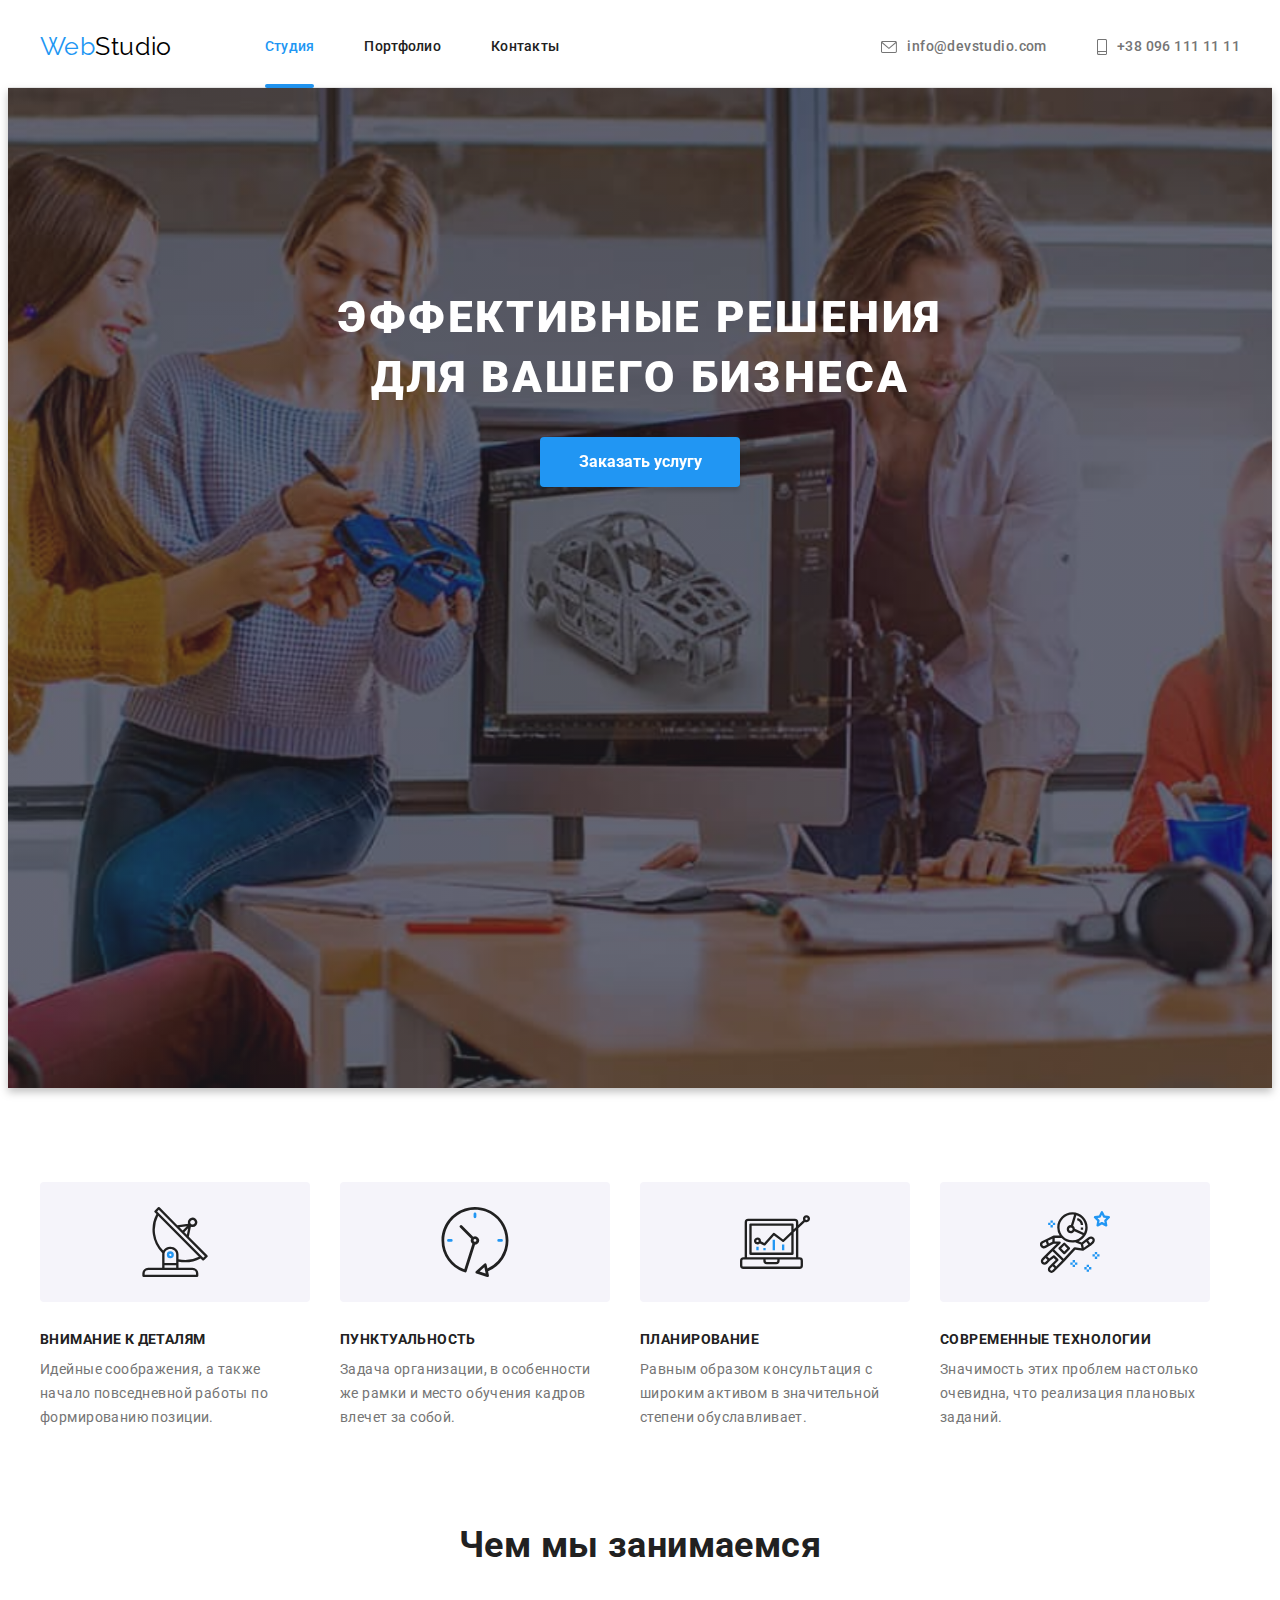
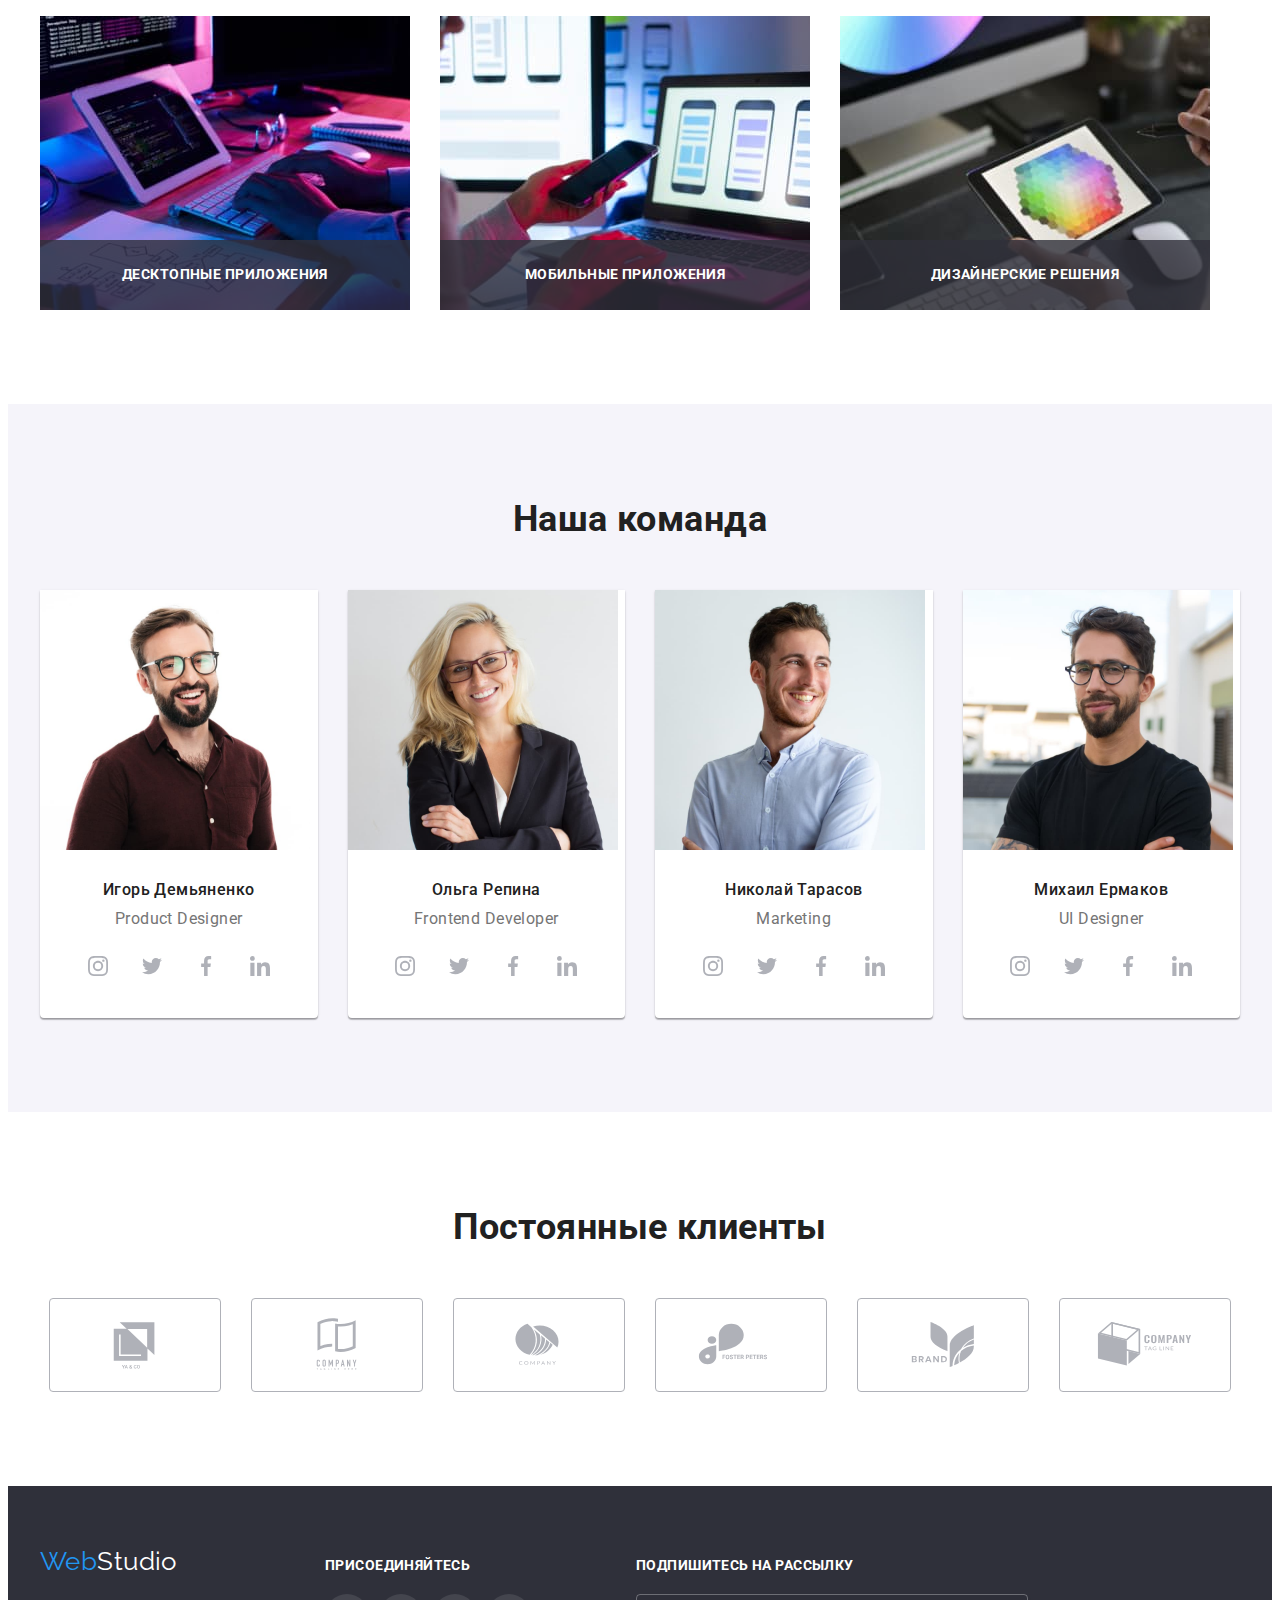
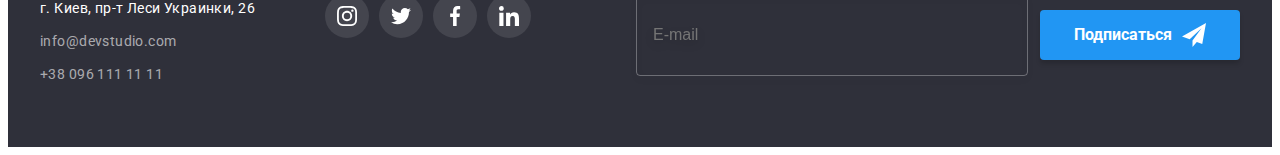
<file: index.html>
<!DOCTYPE html>
<html lang="ru">
  <head>
    <meta charset="UTF-8" />
    <meta http-equiv="X-UA-Compatible" content="IE=edge" />
    <meta name="viewport" content="width=device-width, initial-scale=1.0" />
    <title>WebStudio</title>
    <link rel="preconnect" href="https://fonts.googleapis.com" />
    <link rel="preconnect" href="https://fonts.gstatic.com" crossorigin />
    <link
      href="https://fonts.googleapis.com/css2?family=Raleway:wght@700&family=Roboto:wght@400;500;700;900&display=swap"
      rel="stylesheet"
    />
    <link
      rel="stylesheet"
      href="https://cdnjs.cloudflare.com/ajax/libs/modern-normalize/1.1.0/modern-normalize.min.css"
      integrity="sha512-wpPYUAdjBVSE4KJnH1VR1HeZfpl1ub8YT/NKx4PuQ5NmX2tKuGu6U/JRp5y+Y8XG2tV+wKQpNHVUX03MfMFn9Q=="
      crossorigin="anonymous"
      referrerpolicy="no-referrer"
    />
    <link rel="stylesheet" href="./css/main.min.css" />
  </head>
  <body>
    <!-- Шапка -->
    <header class="header">
      <div class="container header__container">
        <nav class="navigation">
          <a href="./index.html" class="header-logo link"><span class="logo-part">Web</span>Studio</a>
          <ul class="navigation__list list">
            <li>
              <a href="./index.html" class="navigation__link link navigation__link--current">Студия</a>
            </li>
            <li><a href="./portfolio.html" class="navigation__link link">Портфолио</a></li>
            <li><a href="" class="navigation__link link">Контакты</a></li>
          </ul>
        </nav>
        <ul class="header-contscts list">
          <li>
            <a href="mailto:info@devstudio.com" class="header-contscts__link link">
              <svg class="header-contscts__icon" width="16" height="12">
                <use href="./images/icons.svg#icon-envelope"></use></svg
              >info@devstudio.com</a
            >
          </li>
          <li>
            <a href="tel:+380961111111" class="header-contscts__link link"
              ><svg class="header-contscts__icon" width="10" height="16">
                <use href="./images/icons.svg#icon-smartphone"></use></svg
              >+38 096 111 11 11</a
            >
          </li>
        </ul>
      </div>
    </header>
    <main>
      <!-- Герой -->
      <section class="hero">
        <div class="container">
          <h1 class="hero__title">Эффективные решения для вашего бизнеса</h1>
          <button type="button" class="button-primary" data-modal-open>Заказать услугу</button>
        </div>
      </section>
      <!-- Преимущества -->
      <section class="section">
      <div class="container">
        <h2 class="visually-hidden">Преимущества</h2>
        <ul class="feature-list list">
          <li class="feature-list__item">
            <div class="feature-list__box">
              <svg width="70" height="70">
                <use href="./images/icons.svg#icon-antenna"></use>
              </svg>
            </div>
            <h3 class="feature-list__title">Внимание к деталям</h3>
            <p class="feature-list__text">Идейные соображения, а также начало повседневной работы по формированию позиции.</p>
          </li>
          <li class="feature-list__item">
            <div class="feature-list__box">
              <svg width="70" height="70">
                <use href="./images/icons.svg#icon-clock"></use>
              </svg>
            </div>
            <h3 class="feature-list__title">Пунктуальность</h3>
            <p class="feature-list__text">
              Задача организации, в особенности же рамки и место обучения кадров влечет за собой.
            </p>
          </li>
          <li class="feature-list__item">
            <div class="feature-list__box">
              <svg width="70" height="70">
                <use href="./images/icons.svg#icon-diagram"></use>
              </svg>
            </div>
            <h3 class="feature-list__title">Планирование</h3>
            <p class="feature-list__text">
              Равным образом консультация с широким активом в значительной степени обуславливает.
            </p>
          </li>
          <li class="feature-list__item">
            <div class="feature-list__box">
              <svg width="70" height="70">
                <use href="./images/icons.svg#icon-astronaut"></use>
              </svg>
            </div>
            <h3 class="feature-list__title">Современные технологии</h3>
            <p class="feature-list__text">Значимость этих проблем настолько очевидна, что реализация плановых заданий.</p>
          </li>
        </ul>
      </div>
    </section>
      <!-- Чем мы занимаемся -->
      <section class="section work">
        <div class="container">
          <h2 class="section-title">Чем мы занимаемся</h2>
          <ul class="work__list list">
            <li>
              <div class="work__box">
                <img src="./images/img1.jpg" alt="вёрстка" width="370" />
                <p class="work__text">Десктопные приложения</p>
              </div>
            </li>
            <li>
              <div class="work__box">
                <img src="./images/img2.jpg" alt="дизайн" width="370" />
                <p class="work__text">Мобильные приложения</p>
              </div>
            </li>
            <li>
              <div class="work__box">
                <img src="./images/img3.jpg" alt="внешнее оформление" width="370" />
                <p class="work__text">Дизайнерские решения</p>
              </div>
            </li>
          </ul>
        </div>
      </section>
      <!-- Наша команда -->
      <section class="section team">
        <div class="container">
          <h2 class="section-title">Наша команда</h2>
          <ul class="team__list list">
            <li class="team__item">
              <img src="./images/photo1.jpg" alt="Игорь Демьяненко" width="270" />
              <div class="team__box">
                <h3 class="team__title">Игорь Демьяненко</h3>
                <p>Product Designer</p>
                <ul class="sn-list list">
                  <li>
                    <a href="#" class="sn-list__link"
                      ><svg class="sn-list__icon" width="20" height="20">
                        <use href="./images/icons.svg#icon-instagram"></use></svg
                    ></a>
                  </li>
                  <li>
                    <a href="#" class="sn-list__link"
                      ><svg class="sn-list__icon" width="20" height="20">
                        <use href="./images/icons.svg#icon-twitter"></use></svg
                    ></a>
                  </li>
                  <li>
                    <a href="#" class="sn-list__link"
                      ><svg class="sn-list__icon" width="20" height="20">
                        <use href="./images/icons.svg#icon-facebook"></use></svg
                    ></a>
                  </li>
                  <li>
                    <a href="#" class="sn-list__link"
                      ><svg class="sn-list__icon" width="20" height="20">
                        <use href="./images/icons.svg#icon-linkedin"></use></svg
                    ></a>
                  </li>
                </ul>
              </div>
            </li>
            <li class="team__item">
              <img src="./images/photo2.jpg" alt="Ольга Репина" width="270" />
              <div class="team__box">
                <h3 class="team__title">Ольга Репина</h3>
                <p>Frontend Developer</p>
                <ul class="sn-list list">
                  <li>
                    <a href="#" class="sn-list__link"
                      ><svg class="sn-list__icon" width="20" height="20">
                        <use href="./images/icons.svg#icon-instagram"></use></svg
                    ></a>
                  </li>
                  <li>
                    <a href="#" class="sn-list__link"
                      ><svg class="sn-list__icon" width="20" height="20">
                        <use href="./images/icons.svg#icon-twitter"></use></svg
                    ></a>
                  </li>
                  <li>
                    <a href="#" class="sn-list__link"
                      ><svg class="sn-list__icon" width="20" height="20">
                        <use href="./images/icons.svg#icon-facebook"></use></svg
                    ></a>
                  </li>
                  <li>
                    <a href="#" class="sn-list__link"
                      ><svg class="sn-list__icon" width="20" height="20">
                        <use href="./images/icons.svg#icon-linkedin"></use></svg
                    ></a>
                  </li>
                </ul>
              </div>
            </li>
            <li class="team__item">
              <img src="./images/photo3.jpg" alt="Николай Тарасов" width="270" />
              <div class="team__box">
                <h3 class="team__title">Николай Тарасов</h3>
                <p>Marketing</p>
                <ul class="sn-list list">
                  <li>
                    <a href="#" class="sn-list__link"
                      ><svg class="sn-list__icon" width="20" height="20">
                        <use href="./images/icons.svg#icon-instagram"></use></svg
                    ></a>
                  </li>
                  <li>
                    <a href="#" class="sn-list__link"
                      ><svg class="sn-list__icon" width="20" height="20">
                        <use href="./images/icons.svg#icon-twitter"></use></svg
                    ></a>
                  </li>
                  <li>
                    <a href="#" class="sn-list__link"
                      ><svg class="sn-list__icon" width="20" height="20">
                        <use href="./images/icons.svg#icon-facebook"></use></svg
                    ></a>
                  </li>
                  <li>
                    <a href="#" class="sn-list__link"
                      ><svg class="sn-list__icon" width="20" height="20">
                        <use href="./images/icons.svg#icon-linkedin"></use></svg
                    ></a>
                  </li>
                </ul>
              </div>
            </li>
            <li class="team__item">
              <img src="./images/photo4.jpg" alt="Михаил Ермаков" width="270" />
              <div class="team__box">
                <h3 class="team__title">Михаил Ермаков</h3>
                <p>UI Designer</p>
                <ul class="sn-list list">
                  <li>
                    <a href="#" class="sn-list__link"
                      ><svg class="sn-list__icon" width="20" height="20">
                        <use href="./images/icons.svg#icon-instagram"></use></svg
                    ></a>
                  </li>
                  <li>
                    <a href="#" class="sn-list__link"
                      ><svg class="sn-list__icon" width="20" height="20">
                        <use href="./images/icons.svg#icon-twitter"></use></svg
                    ></a>
                  </li>
                  <li>
                    <a href="#" class="sn-list__link"
                      ><svg class="sn-list__icon" width="20" height="20">
                        <use href="./images/icons.svg#icon-facebook"></use></svg
                    ></a>
                  </li>
                  <li>
                    <a href="#" class="sn-list__link"
                      ><svg class="sn-list__icon" width="20" height="20">
                        <use href="./images/icons.svg#icon-linkedin"></use></svg
                    ></a>
                  </li>
                </ul>
              </div>
            </li>
          </ul>
        </div>
      </section>
      <!-- Клиенты -->
      <section class="section">
        <div class="container">
          <h2 class="section-title">Постоянные клиенты</h2>
          <ul class="clients-list list">
            <li>
              <a href="#" class="clients-list__link"
                ><svg class="clients-list__icon" width="106" height="60">
                  <use href="./images/icons.svg#icon-client1"></use></svg
              ></a>
            </li>
            <li>
              <a href="#" class="clients-list__link"
                ><svg class="clients-list__icon" width="106" height="60">
                  <use href="./images/icons.svg#icon-client2"></use></svg
              ></a>
            </li>
            <li>
              <a href="#" class="clients-list__link"
                ><svg class="clients-list__icon" width="106" height="60">
                  <use href="./images/icons.svg#icon-client3"></use></svg
              ></a>
            </li>
            <li>
              <a href="#" class="clients-list__link"
                ><svg class="clients-list__icon" width="106" height="60">
                  <use href="./images/icons.svg#icon-client4"></use></svg
              ></a>
            </li>
            <li>
              <a href="#" class="clients-list__link"
                ><svg class="clients-list__icon" width="106" height="60">
                  <use href="./images/icons.svg#icon-client5"></use></svg
              ></a>
            </li>
            <li>
              <a href="#" class="clients-list__link"
                ><svg class="clients-list__icon" width="106" height="60">
                  <use href="./images/icons.svg#icon-client6"></use></svg
              ></a>
            </li>
          </ul>
        </div>
      </section>
    </main>
    <!-- Подвал -->
    <footer class="footer">
      <div class="container footer__box">
        <div>
          <a href="./index.html" class="footer-logo link"><span class="logo-part">Web</span>Studio</a>
          <address>
            <ul class="list">
              <li>
                <a
                  href="https://goo.gl/maps/SSPjzbEgwxRzzAgQ6"
                  target="_blank"
                  rel="noopener noreferrer nofollow"
                  class="footer__map link"
                  >г. Киев, пр-т Леси Украинки, 26</a
                >
              </li>
              <li>
                <a href="mailto:info@devstudio.com" class="footer__contacts link">info@devstudio.com</a>
              </li>
              <li>
                <a href="tel:+380961111111" class="footer__contacts link">+38 096 111 11 11</a>
              </li>
            </ul>
          </address>
        </div>

        <div class="join">
          <b class="join__title">Присоединяйтесь</b>
          <ul class="sn-list sn-list--dark list">
            <li>
              <a href="#" class="sn-list__link sn-list__link--dark"
                ><svg class="sn-list__icon" width="20" height="20">
                  <use href="./images/icons.svg#icon-instagram"></use></svg
              ></a>
            </li>
            <li>
              <a href="#" class="sn-list__link sn-list__link--dark"
                ><svg class="sn-list__icon" width="20" height="20">
                  <use href="./images/icons.svg#icon-twitter"></use></svg
              ></a>
            </li>
            <li>
              <a href="#" class="sn-list__link sn-list__link--dark"
                ><svg class="sn-list__icon" width="20" height="20">
                  <use href="./images/icons.svg#icon-facebook"></use></svg
              ></a>
            </li>
            <li>
              <a href="#" class="sn-list__link sn-list__link--dark"
                ><svg class="sn-list__icon" width="20" height="20">
                  <use href="./images/icons.svg#icon-linkedin"></use></svg
              ></a>
            </li>
          </ul>
        </div>

        <div class="subscribe">
          <b class="subscribe__title">Подпишитесь на рассылку</b>
          <form class="subscribe__form">
            <input
              type="email"
              class="subscribe__input"
              name="email"
              placeholder="E-mail"
              required
            />
            <button type="submit" class="button-submit button">
              <span>Подписаться</span>
              <svg class="subscribe__icon" width="24" height="24">
                <use href="./images/icons.svg#icon-send"></use>
              </svg>
            </button>
          </form>
        </div>
      </div>
    </footer>
    <div class="backdrop is-hidden" data-modal>
      <div class="modal">
        <p class="modal-title">Оставьте свои данные, мы вам перезвоним</p>
        <form>
          <label class="form-label">
            <span class="input-title">Имя</span>
            <span class="input-with-icon">
              <input type="text" class="modal-input" name="user-name" required />
              <svg class="input-icon" width="18" height="18">
                <use href="./images/icons.svg#icon-person"></use>
              </svg>
            </span>
          </label>
          <label class="form-label">
            <span class="input-title">Телефон</span>
            <span class="input-with-icon">
              <input type="tel" class="modal-input" name="user-phone" required />
              <svg class="input-icon" width="18" height="18">
                <use href="./images/icons.svg#icon-phone"></use>
              </svg>
            </span>
          </label>
          <label class="form-label">
            <span class="input-title">Почта</span>
            <span class="input-with-icon">
              <input type="email" class="modal-input" name="user-email" required />
              <svg class="input-icon" width="18" height="18">
                <use href="./images/icons.svg#icon-email"></use>
              </svg>
            </span>
          </label>
          <label class="form-comment-label">
            <span class="input-title">Комментарий</span>
            <textarea name="user-comment" class="comment" placeholder="Введите текст"></textarea>
          </label>
          <label class="form-check-label">
            <span class="check-box">
              <input
                type="checkbox"
                class="visually-hidden input-check"
                name="policy"
                value="true"
                required
              />
              <span class="check-wrap">
                <svg width="16" height="15" class="vector-icon">
                  <use href="./images/icons.svg#icon-vector"></use>
                </svg>
                <svg width="16" height="15" class="check-icon">
                  <use href="./images/icons.svg#icon-check"></use>
                </svg>
              </span>
              <span class="policy-text"
                >Соглашаюсь с рассылкой и принимаю
                <a href="#" class="policy-link">Условия договора</a>
              </span>
            </span>
          </label>
          <button type="submit" class="button-modal">Отправить</button>
        </form>
        <button type="button" class="modal-close" data-modal-close>
          <svg width="18" height="18">
            <use href="./images/icons.svg#icon-close"></use>
          </svg>
        </button>
      </div>
    </div>
    <script src="./js/modal.js"></script>
  </body>
</html>
</file>
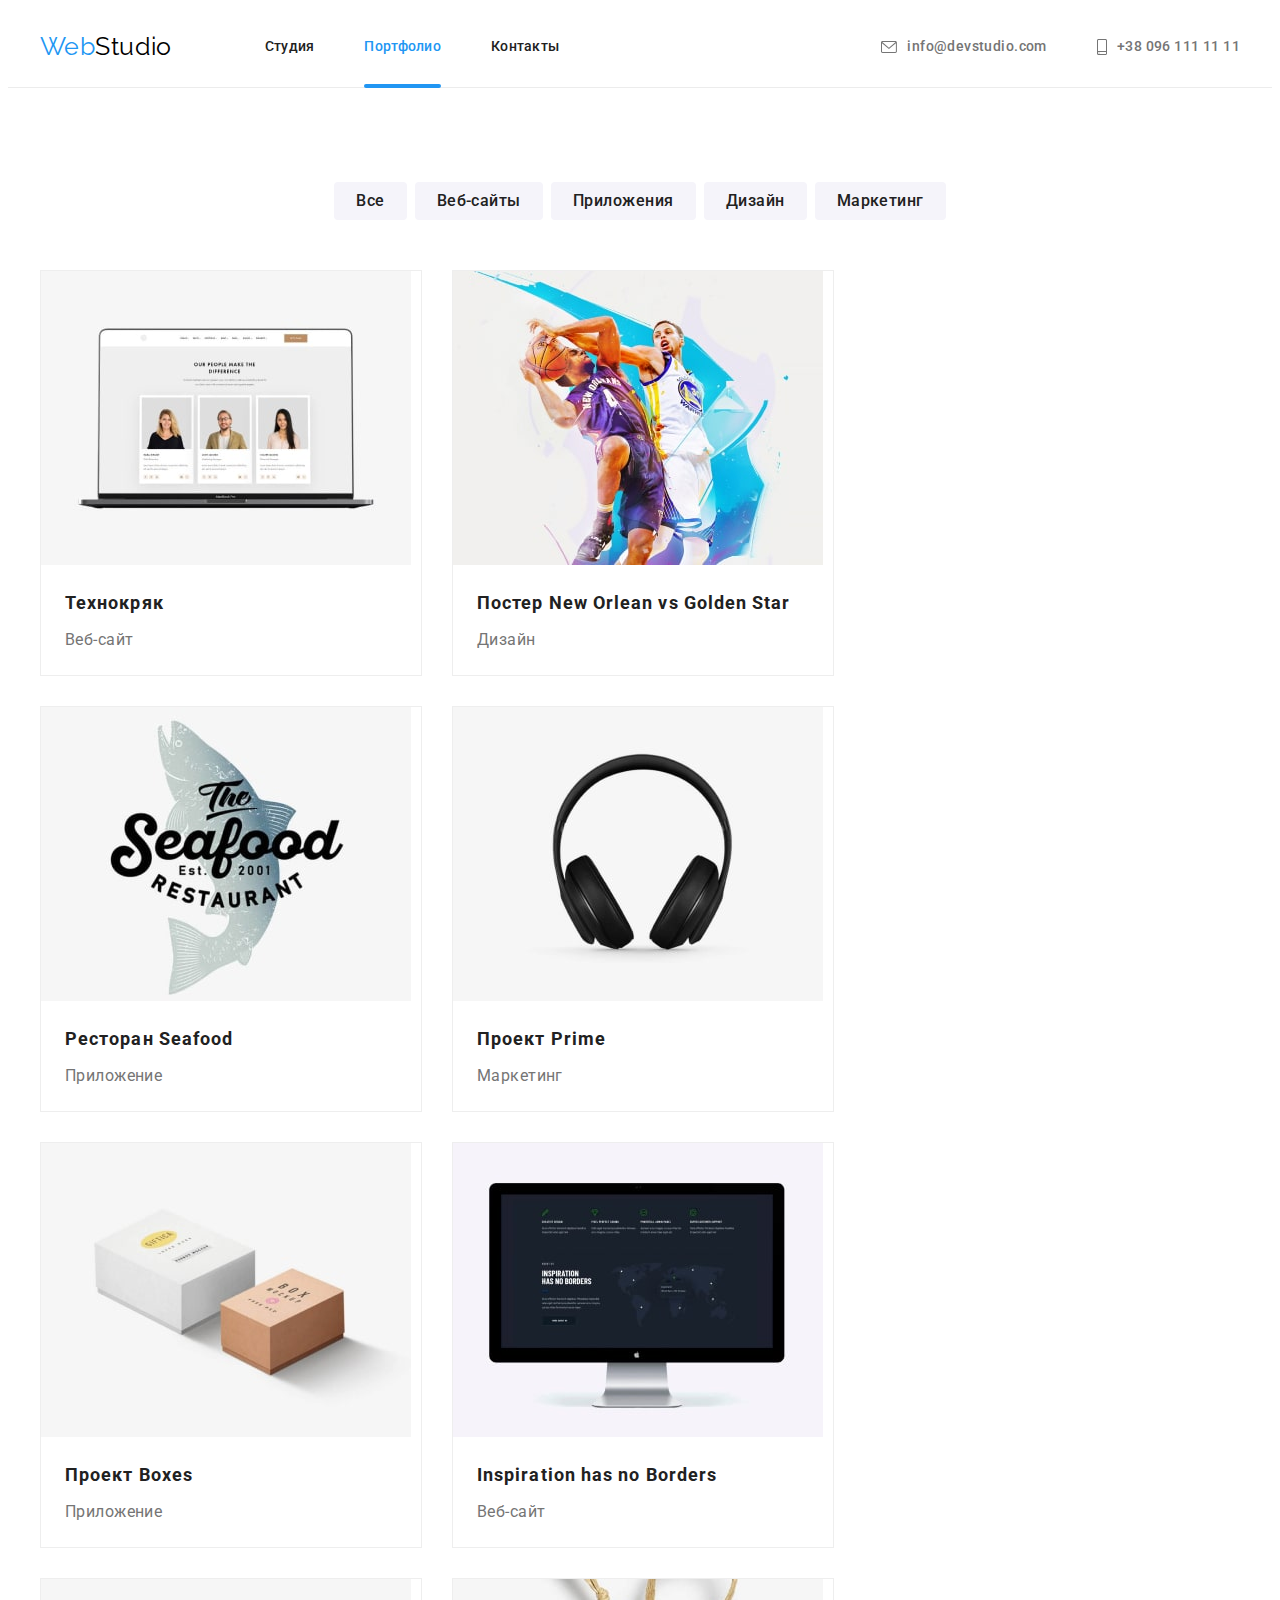
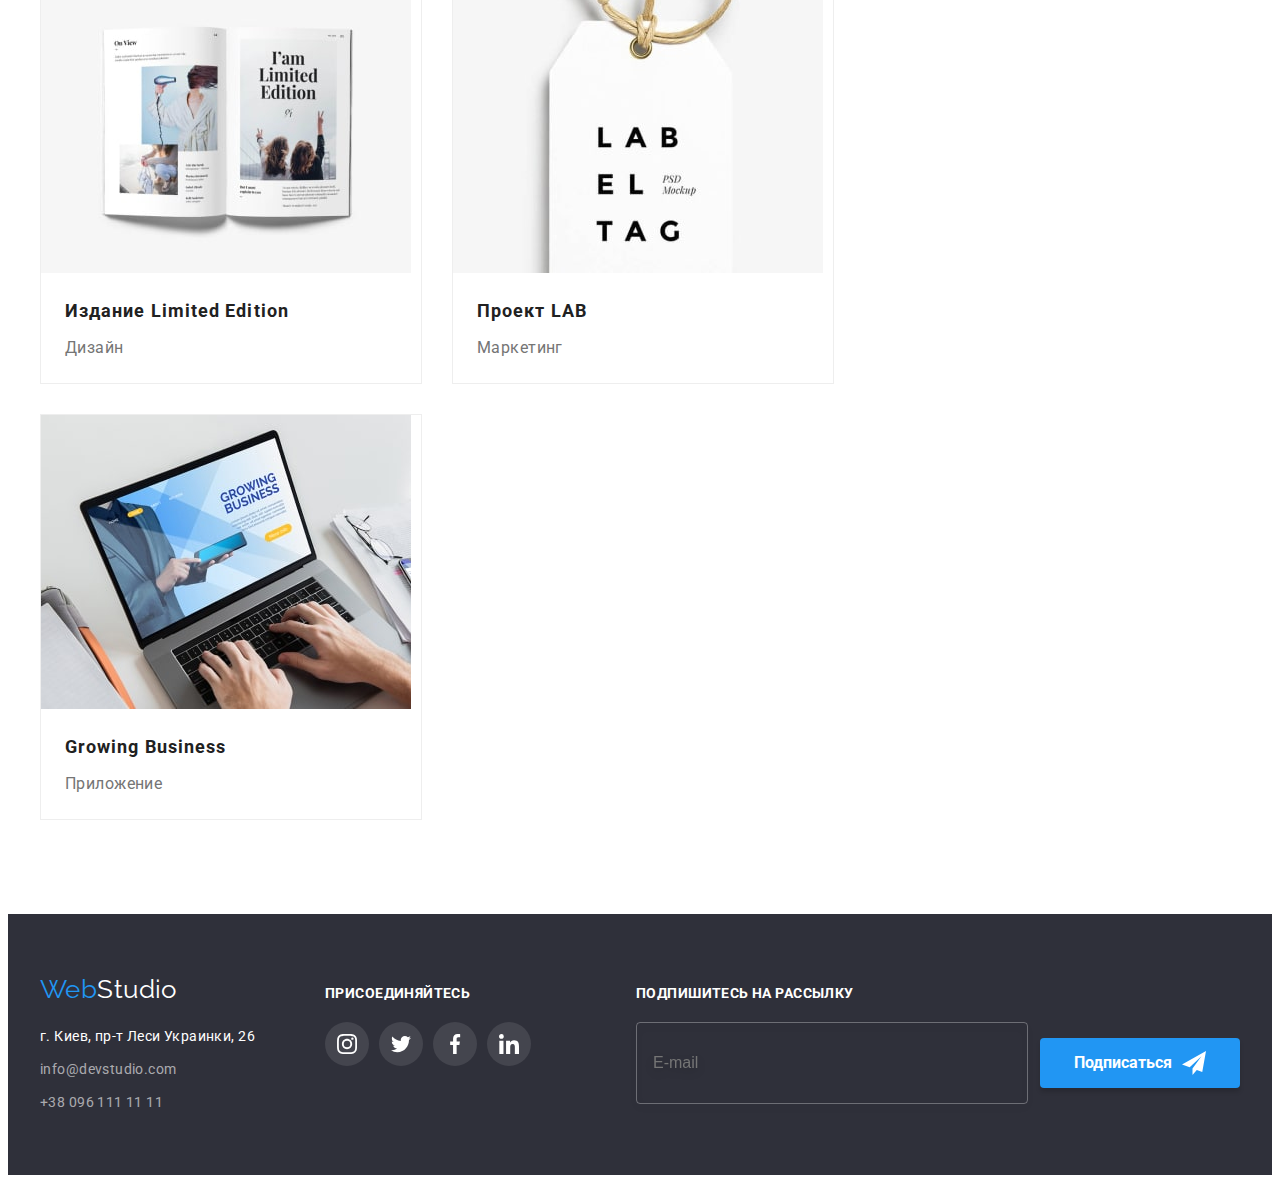
<file: portfolio.html>
<!DOCTYPE html>
<html lang="ru">
  <head>
    <meta charset="UTF-8" />
    <meta http-equiv="X-UA-Compatible" content="IE=edge" />
    <meta name="viewport" content="width=device-width, initial-scale=1.0" />
    <title>WebStudio</title>
    <link rel="preconnect" href="https://fonts.googleapis.com" />
    <link rel="preconnect" href="https://fonts.gstatic.com" crossorigin />
    <link
      href="https://fonts.googleapis.com/css2?family=Raleway:wght@700&family=Roboto:wght@400;500;700;900&display=swap"
      rel="stylesheet"
    />
    <link
      rel="stylesheet"
      href="https://cdnjs.cloudflare.com/ajax/libs/modern-normalize/1.1.0/modern-normalize.min.css"
      integrity="sha512-wpPYUAdjBVSE4KJnH1VR1HeZfpl1ub8YT/NKx4PuQ5NmX2tKuGu6U/JRp5y+Y8XG2tV+wKQpNHVUX03MfMFn9Q=="
      crossorigin="anonymous"
      referrerpolicy="no-referrer"
    />
    <link rel="stylesheet" href="./css/main.min.css">
  </head>
  <body>
    <!-- Шапка -->
    <header class="header">
      <div class="container header__container">
        <nav class="navigation">
          <a href="./index.html" class="header-logo link"><span class="logo-part">Web</span>Studio</a>
          <ul class="navigation__list list">
            <li>
              <a href="./index.html" class="navigation__link link">Студия</a>
            </li>
            <li><a href="./portfolio.html" class="navigation__link link navigation__link--current">Портфолио</a></li>
            <li><a href="" class="navigation__link link">Контакты</a></li>
          </ul>
        </nav>
        <ul class="header-contscts list">
          <li>
            <a href="mailto:info@devstudio.com" class="header-contscts__link link">
              <svg class="header-contscts__icon" width="16" height="12">
                <use href="./images/icons.svg#icon-envelope"></use></svg
              >info@devstudio.com</a
            >
          </li>
          <li>
            <a href="tel:+380961111111" class="header-contscts__link link"
              ><svg class="header-contscts__icon" width="10" height="16">
                <use href="./images/icons.svg#icon-smartphone"></use></svg
              >+38 096 111 11 11</a
            >
          </li>
        </ul>
      </div>
    </header>
    <main>
      <!-- Примеры работ -->
      <section class="section">
        <div class="container">
          <h1 class="visually-hidden">Наши проекты</h1>
          <ul class="buttons-list list">
            <li><button type="button" class="button-secondary">Все</button></li>
            <li><button type="button" class="button-secondary">Веб-сайты</button></li>
            <li><button type="button" class="button-secondary">Приложения</button></li>
            <li><button type="button" class="button-secondary">Дизайн</button></li>
            <li><button type="button" class="button-secondary">Маркетинг</button></li>
          </ul>
          <ul class="card-set list">
            <li class="card-set__item">
              <a href="#" class="card-set__link link">
                <div class="card-set__top-wrap">
                  <img src="./images/example1.jpg" alt="Технокряк" width="370" />
                  <p class="card-set__overlay">
                    Ресурс предлагает комплексные предложения с разным уровнем функционала и
                    сервисов. Все это позволит посетителю получить исчерпывающие сведения<br />
                    о компании или частном лице.
                  </p>
                </div>
                <div class="card-set__wrap">
                  <h2 class="card-set__title">Технокряк</h2>
                  <p class="card-set__text">Веб-сайт</p>
                </div>
              </a>
            </li>
            <li class="card-set__item">
              <a href="#" class="card-set__link link">
                <div class="card-set__top-wrap">
                  <img
                    src="./images/example2.jpg"
                    alt="Постер New Orlean vs Golden Star"
                    width="370"
                  />
                  <p class="card-set__overlay">
                    Ресурс предлагает комплексные предложения с разным уровнем функционала и
                    сервисов. Все это позволит посетителю получить исчерпывающие сведения<br />
                    о компании или частном лице.
                  </p>
                </div>
                <div class="card-set__wrap">
                  <h2 class="card-set__title">Постер New Orlean vs Golden Star</h2>
                  <p class="card-set__text">Дизайн</p>
                </div>
              </a>
            </li>
            <li class="card-set__item">
              <a href="#" class="card-set__link link">
                <div class="card-set__top-wrap">
                  <img src="./images/example3.jpg" alt="Ресторан Seafood" width="370" />
                  <p class="card-set__overlay">
                    Ресурс предлагает комплексные предложения с разным уровнем функционала и
                    сервисов. Все это позволит посетителю получить исчерпывающие сведения<br />
                    о компании или частном лице.
                  </p>
                </div>
                <div class="card-set__wrap">
                  <h2 class="card-set__title">Ресторан Seafood</h2>
                  <p class="card-set__text">Приложение</p>
                </div>
              </a>
            </li>
            <li class="card-set__item">
              <a href="#" class="card-set__link link">
                <div class="card-set__top-wrap">
                  <img src="./images/example4.jpg" alt="Проект Prime" width="370" />
                  <p class="card-set__overlay">
                    Ресурс предлагает комплексные предложения с разным уровнем функционала и
                    сервисов. Все это позволит посетителю получить исчерпывающие сведения<br />
                    о компании или частном лице.
                  </p>
                </div>
                <div class="card-set__wrap">
                  <h2 class="card-set__title">Проект Prime</h2>
                  <p class="card-set__text">Маркетинг</p>
                </div>
              </a>
            </li>
            <li class="card-set__item">
              <a href="#" class="card-set__link link">
                <div class="card-set__top-wrap">
                  <img src="./images/example5.jpg" alt="Проект Boxes" width="370" />
                  <p class="card-set__overlay">
                    Ресурс предлагает комплексные предложения с разным уровнем функционала и
                    сервисов. Все это позволит посетителю получить исчерпывающие сведения<br />
                    о компании или частном лице.
                  </p>
                </div>
                <div class="card-set__wrap">
                  <h2 class="card-set__title">Проект Boxes</h2>
                  <p class="card-set__text">Приложение</p>
                </div>
              </a>
            </li>
            <li class="card-set__item">
              <a href="#" class="card-set__link link">
                <div class="card-set__top-wrap">
                  <img src="./images/example6.jpg" alt="Inspiration has no Borders" width="370" />
                  <p class="card-set__overlay">
                    Ресурс предлагает комплексные предложения с разным уровнем функционала и
                    сервисов. Все это позволит посетителю получить исчерпывающие сведения<br />
                    о компании или частном лице.
                  </p>
                </div>
                <div class="card-set__wrap">
                  <h2 class="card-set__title">Inspiration has no Borders</h2>
                  <p class="card-set__text">Веб-сайт</p>
                </div>
              </a>
            </li>
            <li class="card-set__item">
              <a href="#" class="card-set__link link">
                <div class="card-set__top-wrap">
                  <img src="./images/example7.jpg" alt="Издание Limited Edition" width="370" />
                  <p class="card-set__overlay">
                    Ресурс предлагает комплексные предложения с разным уровнем функционала и
                    сервисов. Все это позволит посетителю получить исчерпывающие сведения<br />
                    о компании или частном лице.
                  </p>
                </div>
                <div class="card-set__wrap">
                  <h2 class="card-set__title">Издание Limited Edition</h2>
                  <p class="card-set__text">Дизайн</p>
                </div>
              </a>
            </li>
            <li class="card-set__item">
              <a href="#" class="card-set__link link">
                <div class="card-set__top-wrap">
                  <img src="./images/example8.jpg" alt="Проект LAB" width="370" />
                  <p class="card-set__overlay">
                    Ресурс предлагает комплексные предложения с разным уровнем функционала и
                    сервисов. Все это позволит посетителю получить исчерпывающие сведения<br />
                    о компании или частном лице.
                  </p>
                </div>
                <div class="card-set__wrap">
                  <h2 class="card-set__title">Проект LAB</h2>
                  <p class="card-set__text">Маркетинг</p>
                </div>
              </a>
            </li>
            <li class="card-set__item">
              <a href="#" class="card-set__link link">
                <div class="card-set__top-wrap">
                  <img src="./images/example9.jpg" alt="Growing Business" width="370" />
                  <p class="card-set__overlay">
                    Ресурс предлагает комплексные предложения с разным уровнем функционала и
                    сервисов. Все это позволит посетителю получить исчерпывающие сведения<br />
                    о компании или частном лице.
                  </p>
                </div>
                <div class="card-set__wrap">
                  <h2 class="card-set__title">Growing Business</h2>
                  <p class="card-set__text">Приложение</p>
                </div>
              </a>
            </li>
          </ul>
        </div>
      </section>
    </main>
    <!-- Подвал -->
    <footer class="footer">
      <div class="container footer__box">
        <div>
          <a href="./index.html" class="footer-logo link"><span class="logo-part">Web</span>Studio</a>
          <address>
            <ul class="list">
              <li>
                <a
                  href="https://goo.gl/maps/SSPjzbEgwxRzzAgQ6"
                  target="_blank"
                  rel="noopener noreferrer nofollow"
                  class="footer__map link"
                  >г. Киев, пр-т Леси Украинки, 26</a
                >
              </li>
              <li>
                <a href="mailto:info@devstudio.com" class="footer__contacts link">info@devstudio.com</a>
              </li>
              <li>
                <a href="tel:+380961111111" class="footer__contacts link">+38 096 111 11 11</a>
              </li>
            </ul>
          </address>
        </div>

        <div class="join">
          <b class="join__title">Присоединяйтесь</b>
          <ul class="sn-list sn-list--dark list">
            <li>
              <a href="#" class="sn-list__link sn-list__link--dark"
                ><svg class="sn-list__icon" width="20" height="20">
                  <use href="./images/icons.svg#icon-instagram"></use></svg
              ></a>
            </li>
            <li>
              <a href="#" class="sn-list__link sn-list__link--dark"
                ><svg class="sn-list__icon" width="20" height="20">
                  <use href="./images/icons.svg#icon-twitter"></use></svg
              ></a>
            </li>
            <li>
              <a href="#" class="sn-list__link sn-list__link--dark"
                ><svg class="sn-list__icon" width="20" height="20">
                  <use href="./images/icons.svg#icon-facebook"></use></svg
              ></a>
            </li>
            <li>
              <a href="#" class="sn-list__link sn-list__link--dark"
                ><svg class="sn-list__icon" width="20" height="20">
                  <use href="./images/icons.svg#icon-linkedin"></use></svg
              ></a>
            </li>
          </ul>
        </div>

        <div class="subscribe">
          <b class="subscribe__title">Подпишитесь на рассылку</b>
          <form class="subscribe__form">
            <input
              type="email"
              class="subscribe__input"
              name="email"
              placeholder="E-mail"
              required
            />
            <button type="submit" class="button-submit button">
              <span>Подписаться</span>
              <svg class="subscribe__icon" width="24" height="24">
                <use href="./images/icons.svg#icon-send"></use>
              </svg>
            </button>
          </form>
        </div>
      </div>
    </footer>
  </body>
</html>
</file>
<file: css/main.min.css>
:root{--primary-text-color: #757575;--title-text-color: #212121;--accent-color: #2196f3;--primary-white-color: #ffffff;--primary-black-color: #000000;--secondary-bg-color: #f5f4fa;--footer-bg-color: #2f303a;--main-btn-hover-color: #188ce8;--footer-contacts-color: rgba(255, 255, 255, 0.6);--examples-border-color: #eeeeee;--header-border-color: #ececec;--main-font-family: "Roboto", sans-serif;--secindary-font-family: "Raleway", sans-serif;--icon-color: #afb1b8;--duration: cubic-bezier(0.4, 0, 0.2, 1);--timing-function: 250ms}p,h1,h2,h3,h4,h5,h6{margin:0}ul{margin:0;padding-left:0}img{display:block;max-width:100%;height:auto}body{background-color:var(--primary-white-color);color:var(--primary-text-color);font-family:var(--main-font-family);font-size:14px;letter-spacing:.03em}.list{list-style:none}.link{text-decoration:none}.section{padding-top:94px;padding-bottom:94px}.section-title{color:var(--title-text-color);font-size:36px;line-height:1.17;text-align:center;margin-bottom:50px}.visually-hidden{position:absolute;white-space:nowrap;width:1px;height:1px;overflow:hidden;border:0;padding:0;clip:rect(0 0 0 0);-webkit-clip-path:inset(50%);clip-path:inset(50%);margin:-1px}.card-set__overlay,.subscribe__form,.clients-list__link,.sn-list__link,.work__text,.feature-list__box,.header-contscts__link,.header-contscts,.navigation__list,.header__container,.modal-close,.check-box{display:flex;align-items:center}.container{width:1200px;padding-left:15px;padding-right:15px;margin:0 auto}button{font-size:16px;font-family:inherit;border:none;border-radius:4px;cursor:pointer}.button-primary,.button-modal,.button-submit{display:inline-flex;align-items:center;justify-content:center;width:200px;height:50px;font-weight:700;line-height:1.88;letter-spacing:.06;background-color:var(--accent-color);color:var(--primary-white-color);box-shadow:0px 4px 4px rgba(0,0,0,.15);transition:background-color var(--duration) var(--timing-function)}.button-primary:hover,.button-modal:hover,.button-submit:hover,.button-primary:focus,.button-modal:focus,.button-submit:focus{background-color:var(--main-btn-hover-color)}.button-submit{gap:10px}.button-modal{display:flex;margin:0 auto}.button-secondary{font-weight:500;line-height:1.62;letter-spacing:.03em;background-color:var(--secondary-bg-color);color:var(--title-text-color);padding:6px 22px;transition:box-shadow var(--duration) var(--timing-function),background-color var(--duration) var(--timing-function),color var(--duration) var(--timing-function)}.button-secondary:hover,.button-secondary:focus{background-color:var(--accent-color);color:var(--primary-white-color);box-shadow:0px 3px 1px rgba(0,0,0,.1),0px 1px 2px rgba(0,0,0,.08),0px 2px 2px rgba(0,0,0,.12)}.backdrop{position:fixed;width:100%;height:100%;top:0;background-color:rgba(0,0,0,.2);transition:opacity var(--duration) var(--timing-function),visibility var(--duration) var(--timing-function),scale var(--duration) var(--timing-function)}.modal{position:absolute;width:528px;min-height:581px;top:50%;left:50%;padding:40px;transform:translate(-50%, -50%) scale(1) rotate(0);transition:transform var(--duration) var(--timing-function);background-color:var(--primary-white-color);box-shadow:0px 1px 3px rgba(0,0,0,.12),0px 1px 1px rgba(0,0,0,.14),0px 2px 1px rgba(0,0,0,.2);border-radius:4px}.modal-title{font-weight:700;font-size:20px;line-height:1.15;letter-spacing:.03em;text-align:center;color:var(--title-text-color);margin-bottom:12px}.form-label{display:block;margin-bottom:10px}.input-title{display:block;font-size:12px;line-height:1.17;letter-spacing:.01em;color:var(--primary-text-color);margin-bottom:4px}.input-with-icon{position:relative}.modal-input{padding-top:12px;padding-bottom:12px;padding-left:42px;width:100%;height:40px;border:1px solid rgba(33,33,33,.2);border-radius:4px;transition:border var(--duration) var(--timing-function)}.input-icon{position:absolute;top:50%;left:12px;transform:translateY(-50%);transition:fill var(--duration) var(--timing-function)}.modal-input:focus,.comment:focus,.comment:hover{border:1px solid var(--accent-color);outline:none}.modal-input:focus+.input-icon{fill:var(--accent-color)}.input-with-icon:hover .modal-input{border:1px solid var(--accent-color)}.input-with-icon:hover .input-icon{fill:var(--accent-color)}.form-comment-label{display:block;margin-bottom:20px}.comment{resize:none;width:100%;height:120px;padding:12px 16px;border:1px solid rgba(33,33,33,.2);border-radius:4px;font-weight:400;font-size:12px;line-height:1.17;letter-spacing:.01em;color:rgba(117,117,117,.5);transition:border var(--duration) var(--timing-function)}.form-check-label{display:block;margin-bottom:30px}.check-box{justify-content:center}.input-check~.check-icon{fill:rgba(0,0,0,0);background-color:rgba(0,0,0,0)}.check-wrap{position:relative;display:flex}.vector-icon{fill:var(--primary-black-color);margin-right:7px;transition:fill var(--duration) var(--timing-function)}.check-icon{position:absolute;top:0;left:0;fill:rgba(0,0,0,0);transition:fill var(--duration) var(--timing-function),background-color var(--duration) var(--timing-function),border-radius var(--duration) var(--timing-function)}.input-check:checked~.check-wrap .vector-icon{fill:rgba(0,0,0,0)}.input-check:focus~.check-wrap .vector-icon{fill:var(--accent-color)}.input-check:checked~.check-wrap .check-icon{fill:var(--primary-white-color);background-color:var(--accent-color);border-radius:2px}.policy-text{line-height:1.71}.policy-link{color:var(--accent-color);-webkit-text-decoration-line:underline;text-decoration-line:underline}.backdrop.is-hidden .modal{transform:translate(-50%, -50%) scale(0) rotate(0.5turn)}.modal-close{position:absolute;top:8px;right:8px;width:30px;height:30px;justify-content:center;background-color:rgba(0,0,0,0);fill:var(--primary-black-color);border:1px solid rgba(0,0,0,.1);border-radius:50%;transition:fill var(--duration) var(--timing-function)}.modal-close:hover{fill:var(--accent-color)}.is-hidden{opacity:0;visibility:hidden;pointer-events:none}.header{padding-top:24px;padding-bottom:25px;border-bottom:1px solid var(--header-border-color)}.navigation{display:flex}.header-logo{margin-right:93px;color:var(--primary-black-color);font-family:var(--secindary-font-family);font-size:25px;line-height:1.19}.logo-part{color:var(--accent-color)}.navigation__list{gap:50px}.navigation__link{padding-top:32px;padding-bottom:32px;color:var(--title-text-color);font-weight:500;font-size:14px;line-height:1.14;letter-spacing:.02em;transition:color var(--duration) var(--timing-function)}.navigation__link:hover,.navigation__link:focus{color:var(--accent-color)}.navigation__link--current{position:relative;color:var(--accent-color)}.navigation__link--current::after{position:absolute;bottom:-1.5px;left:0;content:"";width:100%;height:4px;background-color:var(--accent-color);border-radius:2px}.header-contscts{margin-left:auto;gap:50px}.header-contscts__link{justify-content:center;gap:10px;color:var(--primary-text-color);font-weight:500;font-size:14px;line-height:1.14;letter-spacing:.02;transition:color var(--duration) var(--timing-function)}.header-contscts__link:hover,.header-contscts__link:focus{color:var(--accent-color)}.header-contscts__icon{fill:var(--primary-text-color);transition:fill var(--duration) var(--timing-function)}.header-contscts__link:hover .header-contscts__icon{fill:var(--accent-color)}.hero{text-align:center;padding-top:200px;padding-bottom:200px;background-color:#c4c4c4;background-image:linear-gradient(to right, rgba(47, 48, 58, 0.4), rgba(47, 48, 58, 0.4)),url(../images/hero-bg-img.jpg);height:600px;max-width:1600px;margin:0 auto;filter:drop-shadow(0px 4px 4px rgba(0, 0, 0, 0.25));background-repeat:no-repeat;background-size:cover;background-position:center}.hero__title{color:var(--primary-white-color);font-weight:900;font-size:44px;line-height:1.36;letter-spacing:.06em;text-transform:uppercase;max-width:696px;margin:0 auto 30px}.feature-list{display:flex;gap:30px}.feature-list__item{max-width:270px}.feature-list__box{justify-content:center;width:270px;height:120px;margin-bottom:30px;background-color:var(--secondary-bg-color);border-radius:4px}.feature-list__title{color:var(--title-text-color);font-size:14px;line-height:1.14;text-transform:uppercase;margin-bottom:10px}.feature-list__text{line-height:1.71}.work{padding-top:0}.work__list{display:flex;-moz-column-gap:30px;column-gap:30px}.work__box{position:relative}.work__text{position:absolute;bottom:0;justify-content:center;width:100%;height:70px;background-color:rgba(47,48,58,.8);font-weight:700;line-height:1.14;text-transform:uppercase;color:var(--primary-white-color)}.team{background-color:var(--secondary-bg-color)}.team__list{display:flex;-moz-column-gap:30px;column-gap:30px}.team__item{width:calc((100% - 90px)/4);background-color:var(--primary-white-color);font-size:16px;line-height:1.19;text-align:center;box-shadow:0px 1px 3px rgba(0,0,0,.12),0px 1px 1px rgba(0,0,0,.14),0px 2px 1px rgba(0,0,0,.2);border-radius:0px 0px 4px 4px}.team__box{padding-top:30px;padding-bottom:30px}.team__title{color:var(--title-text-color);font-weight:500;font-size:16px;line-height:1.19;margin-bottom:10px}.sn-list{display:flex;-moz-column-gap:10px;column-gap:10px;margin-top:16px;justify-content:center}.sn-list__link{justify-content:center;width:44px;height:44px;border-radius:50%;background-color:var(--primary-white-color);color:var(--icon-color);transition:color var(--duration) var(--timing-function),background-color var(--duration) var(--timing-function)}.sn-list__link:hover,.sn-list__link:focus{background-color:var(--accent-color);color:var(--primary-white-color)}.sn-list__icon{fill:currentColor}.clients-list{display:flex;gap:30px;justify-content:center}.clients-list__link{justify-content:center;width:170px;height:92px;border:1px solid var(--icon-color);border-radius:4px;color:var(--icon-color);transition:color var(--duration) var(--timing-function),border-color var(--duration) var(--timing-function)}.clients-list__link:hover,.clients-list__link:focus{border-color:var(--accent-color);color:var(--accent-color)}.clients-list__icon{fill:currentColor}.footer{background-color:var(--footer-bg-color);padding-top:60px;padding-bottom:60px}.footer__box{display:flex;align-items:baseline}.footer__map,.footer__contacts{display:inline-block;font-style:normal;font-weight:400;font-size:14px;line-height:1.71}.footer__map{color:var(--primary-white-color);transition:color var(--duration) var(--timing-function)}.footer__contacts{margin-top:9px;color:var(--footer-contacts-color);transition:color var(--duration) var(--timing-function)}.footer__map:hover,.footer__map:focus,.footer__contacts:hover,.footer__contacts:focus{color:var(--accent-color)}.footer-logo{display:inline-block;color:var(--primary-white-color);font-family:var(--secindary-font-family);font-size:26px;line-height:1.19;margin-bottom:20px}.join{margin-left:70px}.join__title,.subscribe__title{display:block;line-height:1.14;text-transform:uppercase;color:var(--primary-white-color);margin-bottom:20px}.sn-list--dark{margin-top:0}.sn-list__link--dark{color:var(--primary-white-color);background-color:rgba(255,255,255,.1);transition:background-color var(--duration) var(--timing-function)}.sn-list__link--dark:hover,.sn-list__link--dark:focus{background-color:var(--accent-color)}.subscribe{margin-left:auto}.subscribe__form{align-content:flex-end}.subscribe__input{width:358px;height:50px;background-color:rgba(0,0,0,0);border:1px solid rgba(255,255,255,.3);border-radius:4px;margin-right:12px;padding:15px 16px;font-size:16px;line-height:1.25;color:rgba(255,255,255,.6);filter:drop-shadow(0px 4px 4px rgba(0, 0, 0, 0.15));transition:border var(--duration) var(--timing-function)}.subscribe__input:focus{border:1px solid var(--accent-color);outline:none}.subscribe__icon{fill:var(--primary-white-color)}.buttons-list{display:flex;margin-bottom:50px;justify-content:center;gap:8px}.card-set{display:flex;flex-wrap:wrap;gap:30px}.card-set__item{width:calc((100% - 60px)/3);border:1px solid var(--examples-border-color)}.card-set__link{display:block;transition:box-shadow var(--duration) var(--timing-function)}.card-set__link:hover,.card-set__link:focus{box-shadow:0px 1px 1px rgba(0,0,0,.12),0px 4px 4px rgba(0,0,0,.06),1px 4px 6px rgba(0,0,0,.16)}.card-set__top-wrap{position:relative;overflow:hidden}.card-set__overlay{position:absolute;top:0;left:0;width:100%;height:100%;padding:0 24px;background-color:rgba(33,150,243,.9);color:var(--primary-white-color);font-size:18px;line-height:1.56;transform:translateY(100%);transition:transform var(--duration) var(--timing-function)}.card-set__link:hover .card-set__overlay,.card-set__link:focus .card-set__overlay{transform:translateY(0)}.card-set__wrap{padding:20px 24px}.card-set__title{color:var(--title-text-color);font-size:18px;line-height:2;letter-spacing:.06em;margin-bottom:4px}.card-set__text{color:var(--primary-text-color);font-size:16px;line-height:1.88}/*# sourceMappingURL=main.min.css.map */
</file>
